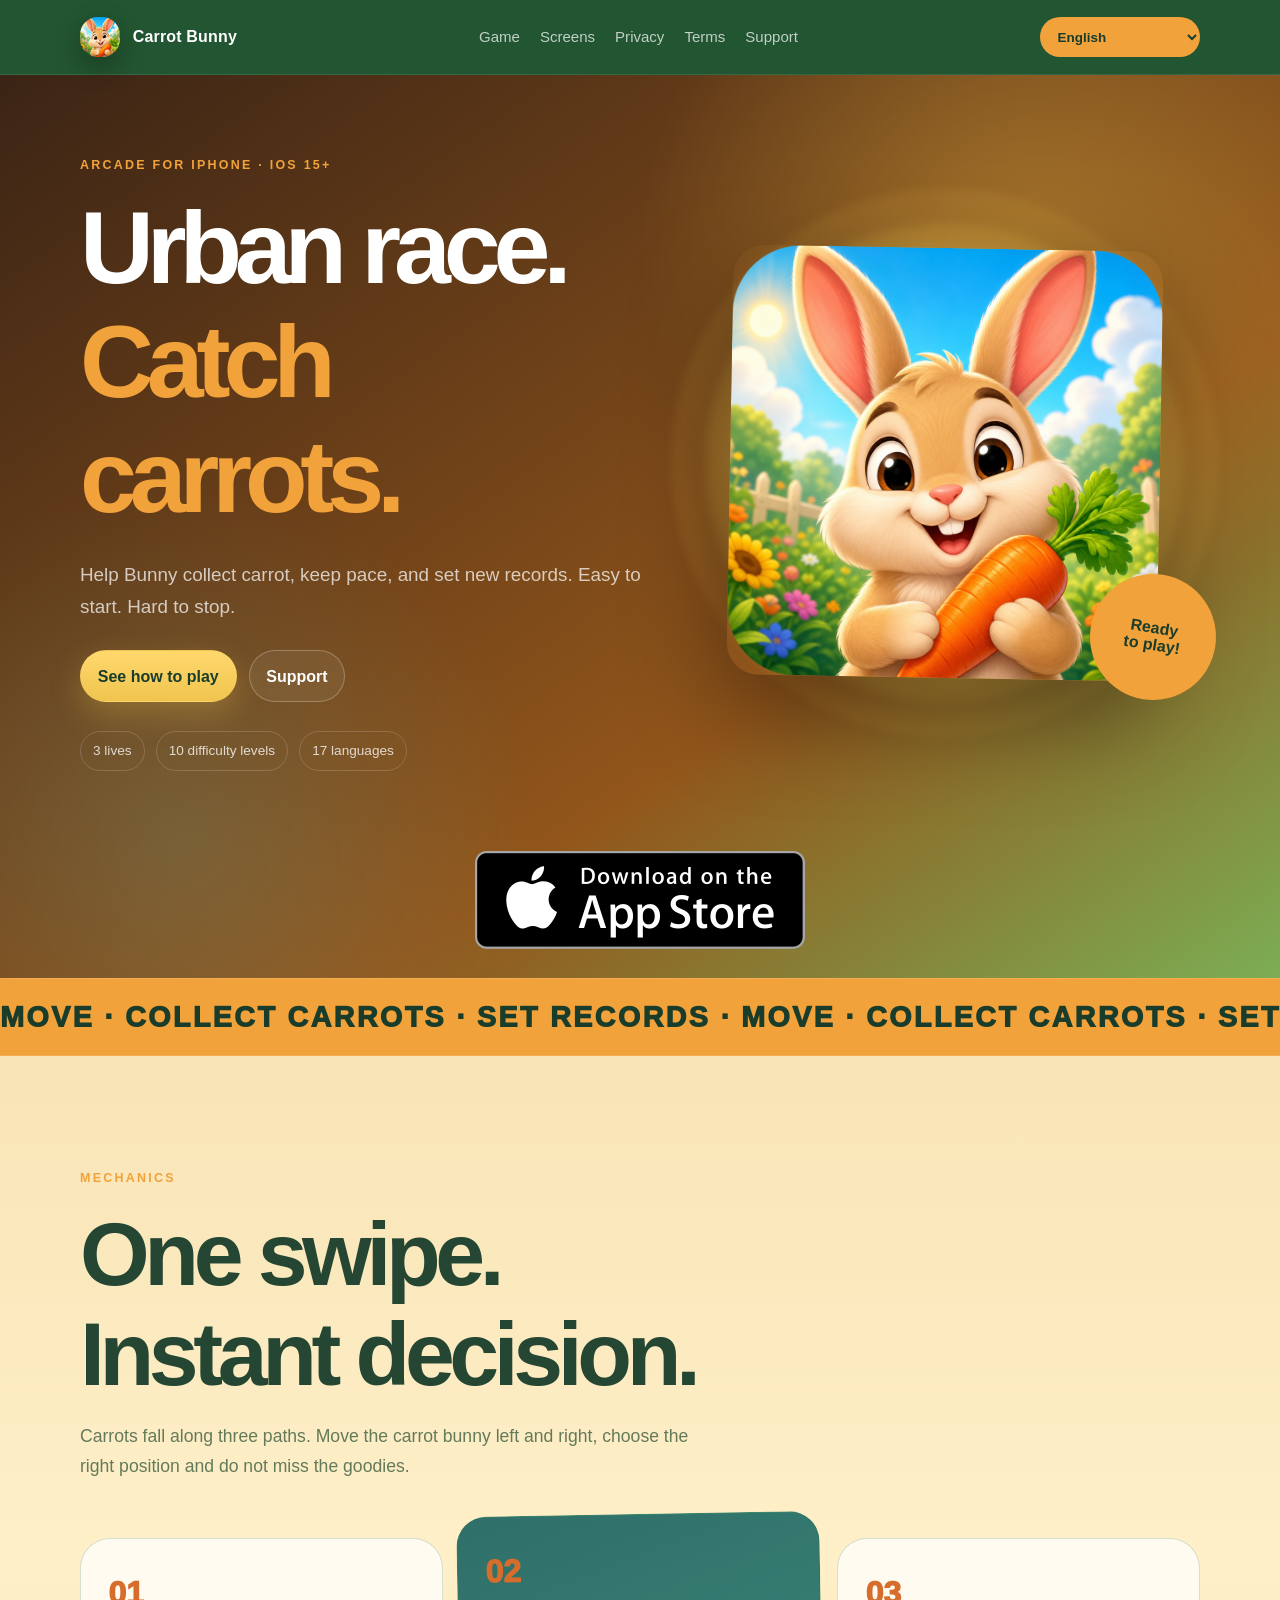
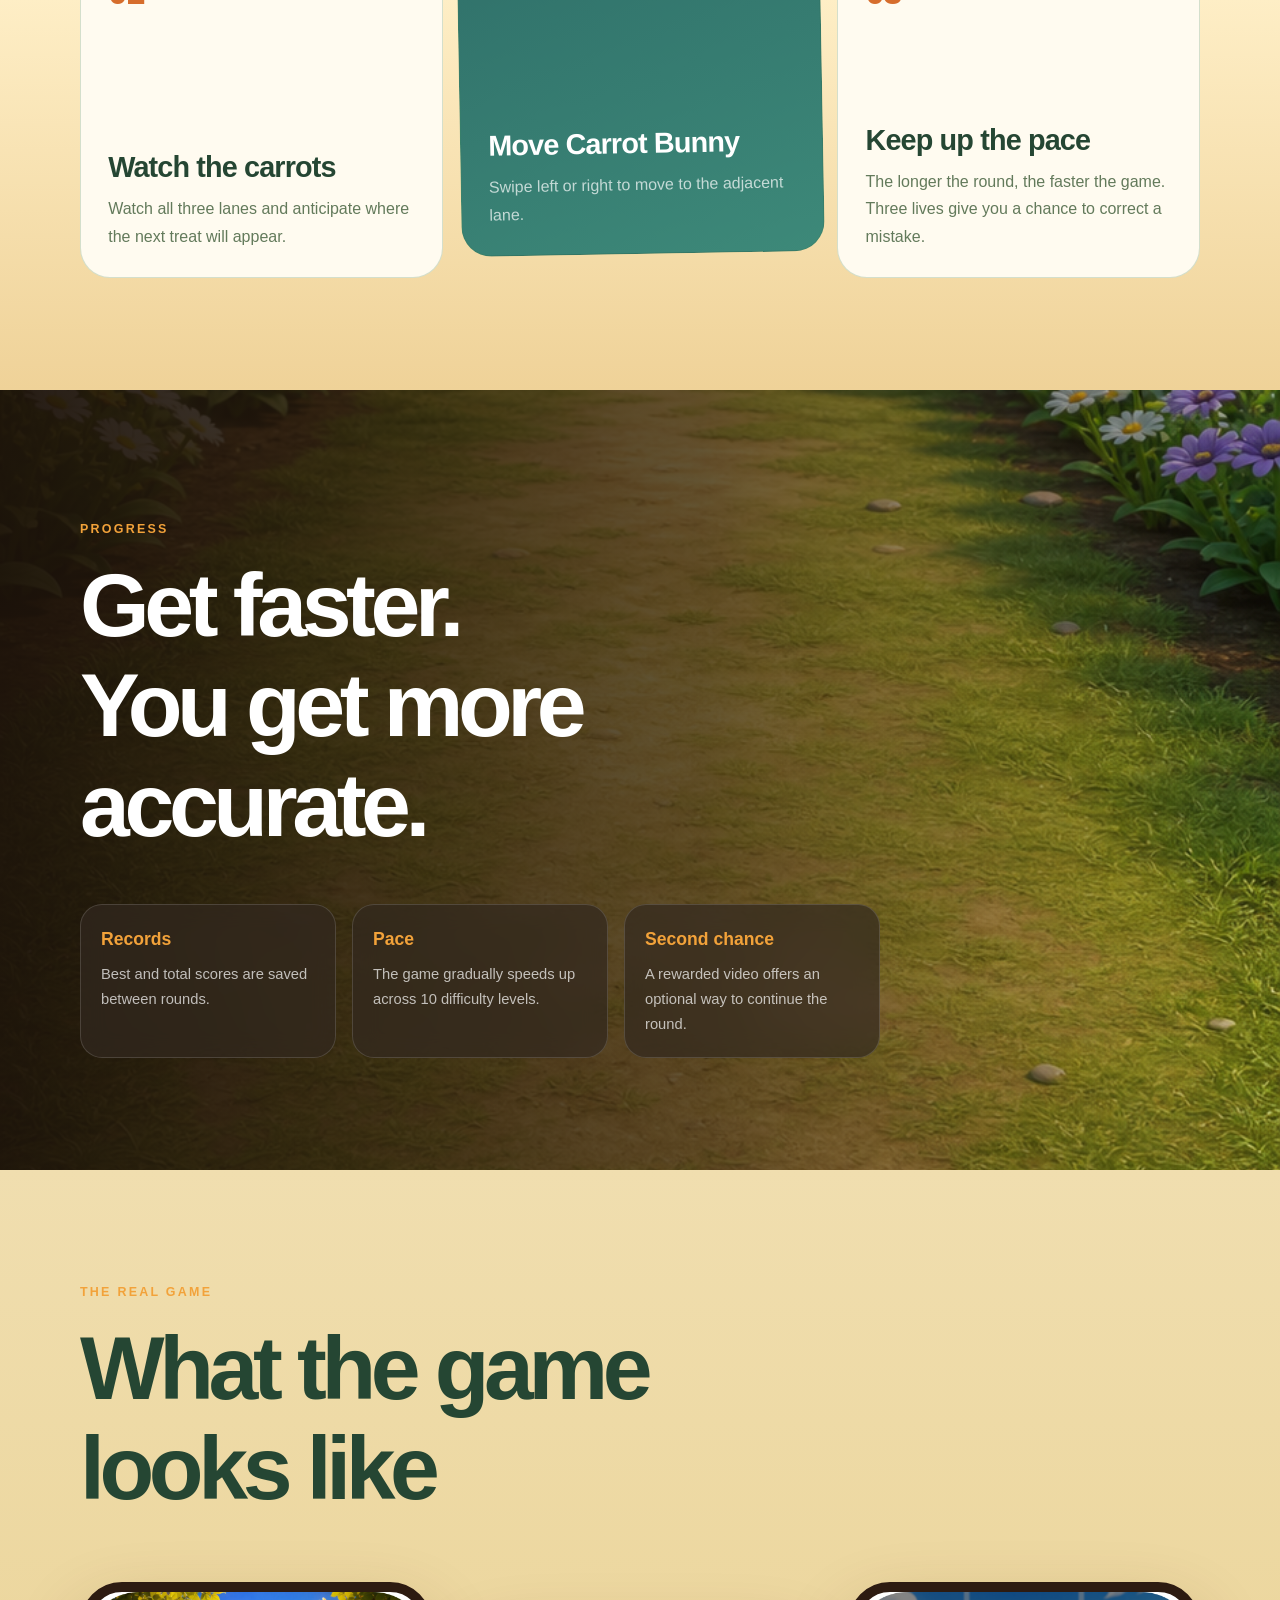
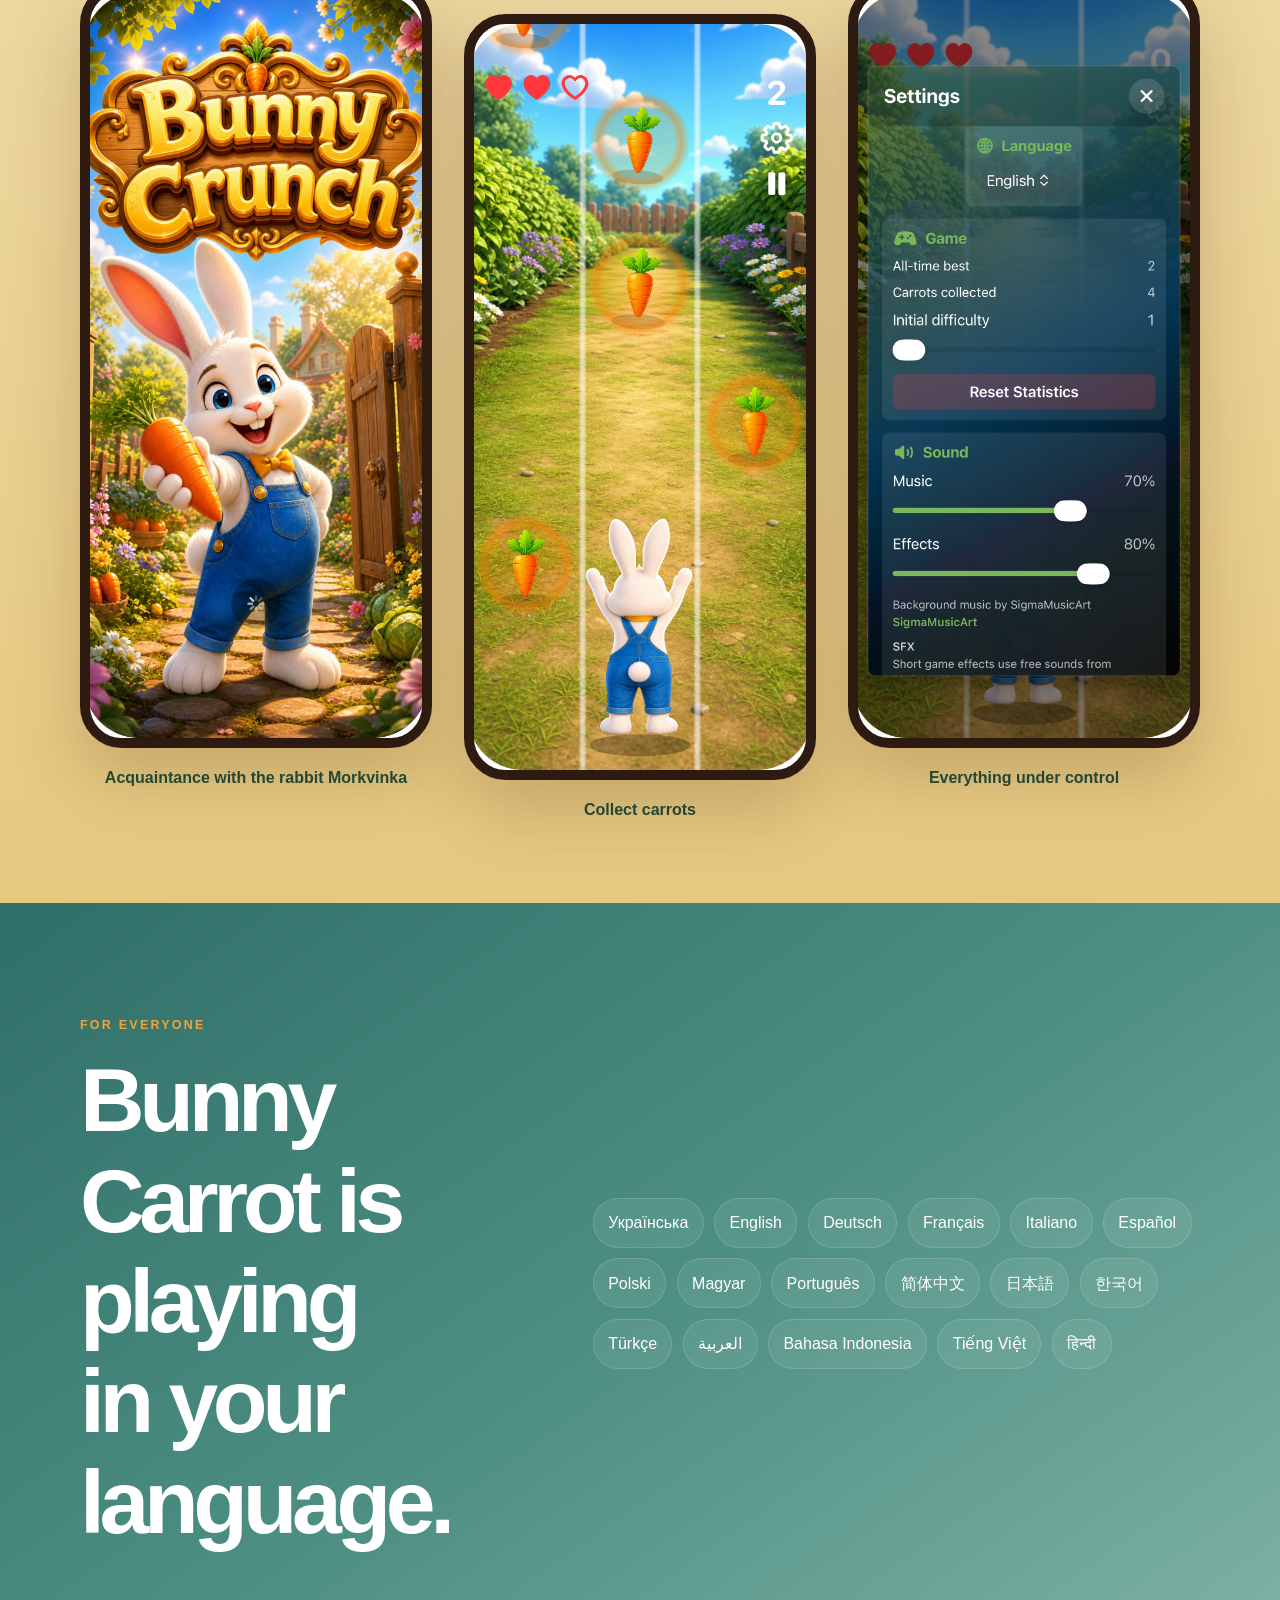
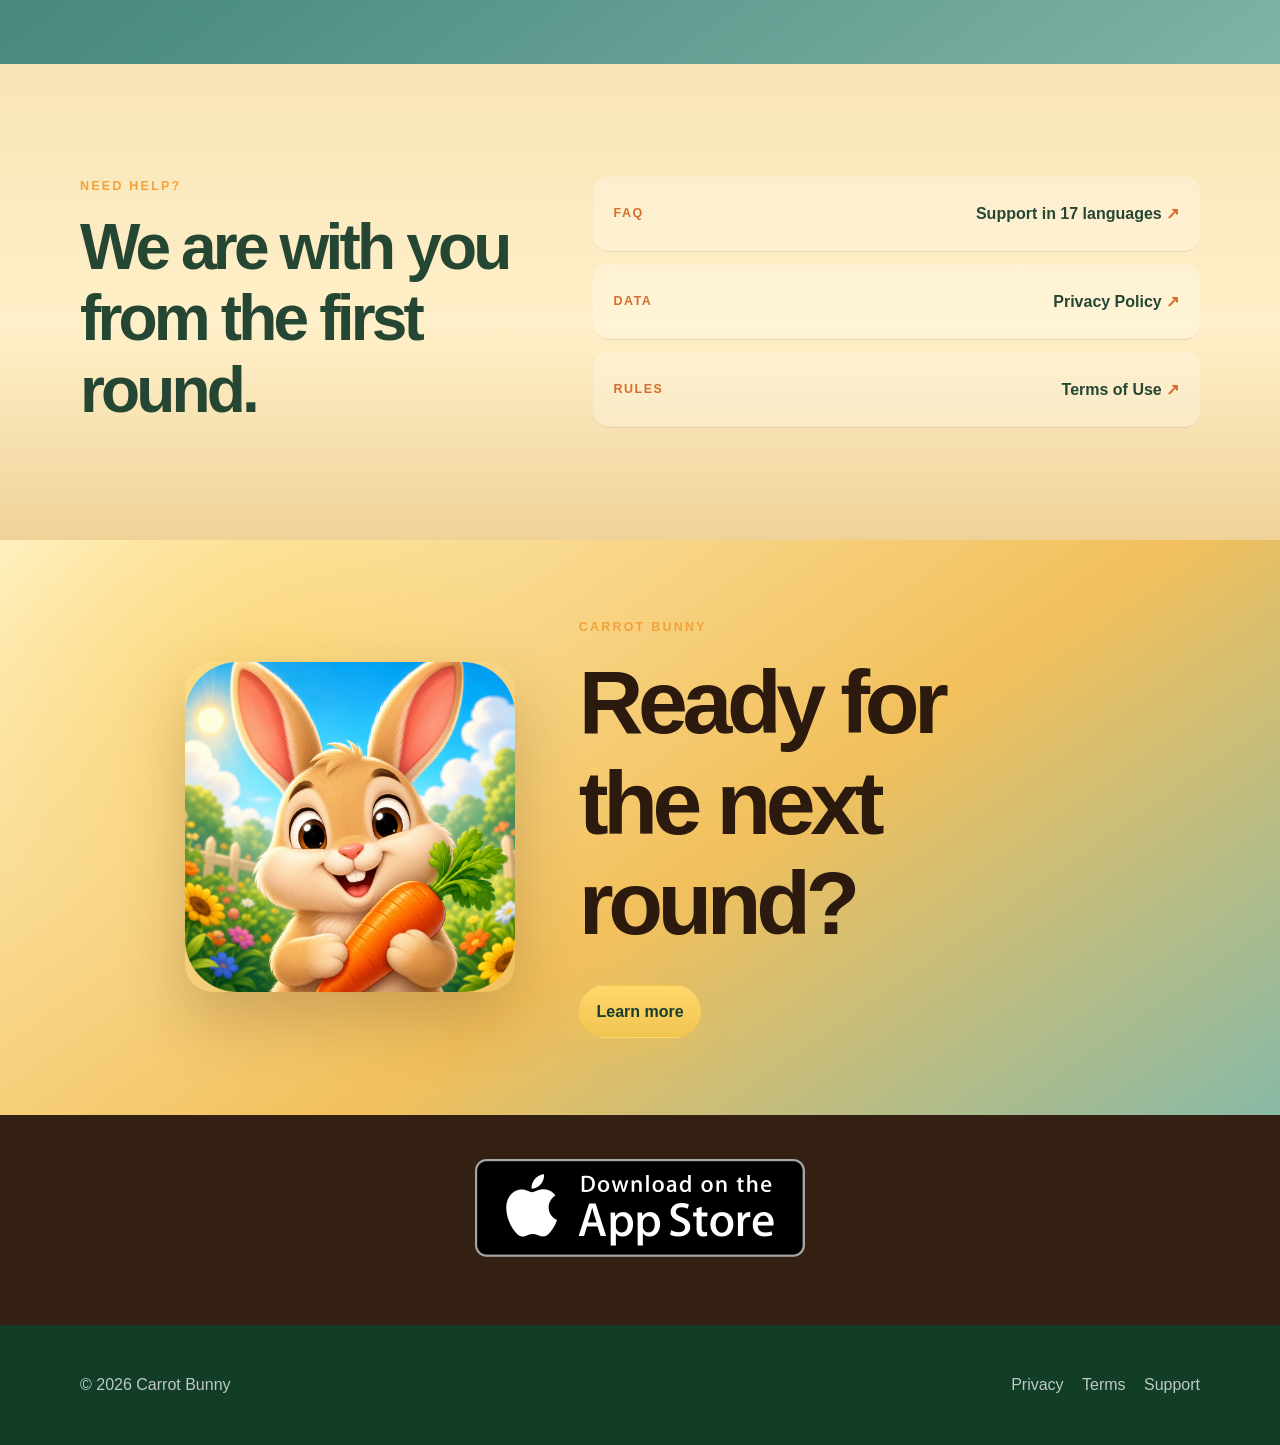
<file: index.html>
<!doctype html>
<html lang="uk">
<head>
  <meta charset="utf-8">
  <meta name="viewport" content="width=device-width, initial-scale=1">
  <meta name="theme-color" content="#071621">
  <meta name="description" content="Зайчик Морквинка — аркадна гра для iPhone, де він мчить городом і підбирає морквинки на трьох доріжках.">
  <meta property="og:title" content="Зайчик Морквинка — мобільна аркада">
  <meta property="og:description" content="Три доріжки. Соковиті морквинки. Швидкий Зайчик Морквинка.">
  <meta property="og:image" content="images/bunnyCrunchIcon.png">
  <title>Зайчик Морквинка — мобільна аркада</title>
  <link rel="icon" type="image/png" href="images/bunnyCrunchIcon.png">
  <link rel="apple-touch-icon" href="images/bunnyCrunchIcon.png">
  <link rel="stylesheet" href="site.css?v=20260728-7">
</head>
<body class="home">
  <a class="skip-link" href="#main">Перейти до вмісту</a>
  <header class="topbar">
    <div class="shell topbar-inner">
      <a class="brand" href="index.html"><img class="brand-logo" src="images/bunnyCrunchIcon.png" alt=""><span>Зайчик Морквинка</span></a>
      <nav class="nav" aria-label="Навігація сайту">
        <a class="nav-link" href="#game">Гра</a>
        <a class="nav-link" href="#screens">Екрани</a>
        <a class="nav-link" href="privacy.html">Конфіденційність</a>
        <a class="nav-link" href="terms.html">Умови</a>
        <a class="nav-link" href="support.html">Підтримка</a>
      </nav>
      <div class="language-control site-language-control" data-language-control>
        <label for="language-select">Мова сайту</label>
        <select id="language-select" data-language-select aria-label="Мова сайту"></select>
      </div>
    </div>
  </header>

  <main id="main">
    <section class="game-hero">
      <div class="shell game-hero-grid">
        <div class="hero-copy">
          <p class="game-kicker">Аркада для iPhone · iOS 15+</p>
          <h1>Городня гонка.<br><em>Лови морквинки.</em></h1>
          <p class="hero-summary">Проведіть Зайчика Морквинку крізь городню гонку, збирайте морквинки й женіться за новими рекордами в яскравому швидкому раунді.</p>
          <div class="hero-actions">
            <a class="button primary" href="#game">Дивитися, як грати</a>
            <a class="button ghost" href="support.html">Підтримка</a>
          </div>
          <div class="hero-facts"><span>3 життя</span><span>10 рівнів складності</span><span>17 мов</span></div>
        </div>
        <div class="hero-character">
          <div class="sun-disc"></div>
          <img src="images/bunnyCrunchIcon.png" alt="Мультяшний зайчик Морквинка тримає моркву">
          <span class="hero-sticker">Готовий<br>до гри!</span>
        </div>
      </div>
      <section class="app-store-band app-store-band-top" aria-label="App Store">
        <div class="shell app-store-band-inner">
          <a class="app-store-badge-link" href="https://apps.apple.com/" target="_blank" rel="noreferrer" aria-label="Download on the App Store">
            <img class="app-store-badge" src="images/appStoreBadge.png" alt="Download on the App Store">
          </a>
        </div>
      </section>
      <div class="marquee" aria-hidden="true"><div>РУХАЙСЯ · ЗБИРАЙ МОРКВУ · СТАВ РЕКОРДИ · РУХАЙСЯ · ЗБИРАЙ МОРКВУ · СТАВ РЕКОРДИ ·</div></div>
    </section>

    <section class="game-section" id="game">
      <div class="shell">
        <div class="section-heading">
          <p class="game-kicker">Механіка</p>
          <h2>Один свайп.<br>Миттєве рішення.</h2>
          <p>Морквинки падають трьома доріжками. Переміщуйте зайчика Морквинку ліворуч і праворуч, обирайте правильну позицію та не пропускайте смаколики.</p>
        </div>
        <div class="mechanic-grid">
          <article class="mechanic-card"><span>01</span><h3>Стежте за морквинками</h3><p>Тримайте в полі зору всі три доріжки й визначайте, де з’явиться наступний смаколик.</p></article>
          <article class="mechanic-card featured"><span>02</span><h3>Рухайте зайчика Морквинку</h3><p>Проведіть пальцем ліворуч або праворуч, щоб перейти на сусідню доріжку.</p></article>
          <article class="mechanic-card"><span>03</span><h3>Тримайте темп</h3><p>Що довше триває раунд, то швидша гра. Три життя дають шанс виправити помилку.</p></article>
        </div>
      </div>
    </section>

    <section class="battle-section">
      <div class="battle-backdrop" role="img" aria-label="Затишна ігрова кімната з ліжком і розкиданими іграшками"></div>
      <div class="shell battle-copy">
        <p class="game-kicker">Прогрес</p>
        <h2>Стає швидше.<br>Ви стаєте точнішими.</h2>
        <div class="battle-points">
          <div><strong>Рекорди</strong><span>Найкращий і загальний рахунок зберігаються між раундами.</span></div>
          <div><strong>Темп</strong><span>Гра поступово прискорюється протягом 10 рівнів складності.</span></div>
          <div><strong>Другий шанс</strong><span>Винагороджуване відео дозволяє добровільно продовжити раунд.</span></div>
        </div>
      </div>
    </section>

    <section class="game-section screens-section" id="screens">
      <div class="shell">
        <div class="section-heading wide">
          <div><p class="game-kicker">Справжня гра</p><h2>Як виглядає гра</h2></div>
          <p>Зайчик Морквинка, соковиті морквинки, три доріжки та зручні налаштування — саме так гра виглядає на iPhone.</p>
        </div>
        <div class="phone-gallery" aria-label="Скриншоти Зайчик Морквинка">
          <figure class="phone phone-tall"><div class="phone-screen"><img src="images/screenshotSplash.png?v=20260727-4" alt="Заставка Зайчик Морквинка із зайчиком Морквинкою" loading="lazy"></div><figcaption>Знайомство із зайчиком Морквинкою</figcaption></figure>
          <figure class="phone phone-center"><div class="phone-screen"><img src="images/screenshotGameplay.png?v=20260727-4" alt="Ігровий раунд із морквинками на трьох доріжках" loading="lazy"></div><figcaption>Збирайте морквинки</figcaption></figure>
          <figure class="phone phone-tall"><div class="phone-screen"><img src="images/screenshotSettings.png?v=20260727-4" alt="" loading="lazy"></div><figcaption>Усе під контролем</figcaption></figure>
        </div>
      </div>
    </section>

    <section class="languages-band">
      <div class="shell languages-grid">
        <div><p class="game-kicker">Для всіх</p><h2>Зайчик Морквинка грає<br>вашою мовою.</h2></div>
        <div class="language-cloud" aria-label="Підтримувані мови">
          <span>Українська</span><span>English</span><span>Deutsch</span><span>Français</span><span>Italiano</span><span>Español</span><span>Polski</span><span>Magyar</span><span>Português</span><span>简体中文</span><span>日本語</span><span>한국어</span><span>Türkçe</span><span>العربية</span><span>Bahasa Indonesia</span><span>Tiếng Việt</span><span>हिन्दी</span>
        </div>
      </div>
    </section>

    <section class="game-section support-strip">
      <div class="shell support-strip-grid">
        <div><p class="game-kicker">Потрібна допомога?</p><h2>Ми поруч із першого раунду.</h2></div>
        <div class="support-links">
          <a href="support.html"><span>FAQ</span><strong>Підтримка 17 мовами</strong></a>
          <a href="privacy.html"><span>Дані</span><strong>Політика конфіденційності</strong></a>
          <a href="terms.html"><span>Правила</span><strong>Умови використання</strong></a>
        </div>
      </div>
    </section>

    <section class="final-game-cta">
      <img src="images/bunnyCrunchIcon.png" alt="" aria-hidden="true">
      <div><p class="game-kicker">Зайчик Морквинка</p><h2>Готові до<br>наступного раунду?</h2><a class="button primary" href="support.html">Дізнатися більше</a></div>
    </section>

    <section class="app-store-band app-store-band-bottom" aria-label="App Store">
      <div class="shell app-store-band-inner">
        <a class="app-store-badge-link" href="https://apps.apple.com/" target="_blank" rel="noreferrer" aria-label="Download on the App Store">
          <img class="app-store-badge" src="images/appStoreBadge.png" alt="Download on the App Store">
        </a>
      </div>
    </section>
  </main>

  <footer class="footer"><div class="shell footer-inner"><span>© 2026 <span>Зайчик Морквинка</span></span><div class="footer-links"><a href="privacy.html">Конфіденційність</a><a href="terms.html">Умови</a><a href="support.html">Підтримка</a></div></div></footer>
  <script src="pageTranslationsV3.js?v=20260728-4" defer></script>
  <script src="siteI18n.js?v=20260728-1" defer></script>
  <script src="arcadeCompliance.js?v=20260728-1" defer></script>
</body>
</html>
</file>
<file: site.css>
:root {
  --ink: #193C2B;
  --navy: #3C7A4A;
  --blue: #79B85B;
  --blue-light: #B8E094;
  --paper: #FFF0C9;
  --paper-2: #FFFBF0;
  --text: #254633;
  --muted: #637A5B;
  --line: rgba(60, 122, 74, .22);
  --yellow: #F2A23A;
  --orange: #D66D2C;
  --teal: #9DCC6E;
  --sand: #C88638;
  --white: #FFFFFF;
  --shadow: rgba(25, 60, 43, .18);
  --max: 1120px;
  --reading: 790px;
}

* {
  box-sizing: border-box;
}

html {
  scroll-behavior: smooth;
}

body {
  margin: 0;
  color: var(--text);
  background:
    radial-gradient(circle at 14% 14%, rgba(242, 162, 58, .28), transparent 21rem),
    radial-gradient(circle at 86% 20%, rgba(121, 184, 91, .22), transparent 26rem),
    radial-gradient(circle at 50% 92%, rgba(60, 122, 74, .16), transparent 30rem),
    linear-gradient(180deg, #FFF9E8 0%, var(--paper) 54%, #CBE7A7 100%);
  font-family: "Avenir Next", "Trebuchet MS", "Segoe UI", sans-serif;
  line-height: 1.7;
  text-rendering: optimizeLegibility;
  -webkit-font-smoothing: antialiased;
}

a {
  color: inherit;
  text-decoration: none;
}

a:not(.brand):not(.nav-link):not(.button):not(.page-card) {
  text-decoration-color: rgba(116, 77, 37, 0.42);
  text-underline-offset: 0.18em;
}

.shell {
  width: min(var(--max), calc(100% - 32px));
  margin-inline: auto;
}

.skip-link {
  position: fixed;
  top: 12px;
  left: 12px;
  z-index: 100;
  padding: 0.65rem 0.9rem;
  border-radius: 999px;
  color: var(--white);
  background: var(--ink);
  transform: translateY(-180%);
}

.skip-link:focus {
  transform: none;
}

.topbar {
  position: sticky;
  top: 0;
  z-index: 50;
  border-bottom: 1px solid rgba(255, 255, 255, 0.1);
  color: var(--white);
  background: rgba(39, 23, 13, 0.92);
  backdrop-filter: blur(22px) saturate(140%);
}

.topbar-inner {
  min-height: 74px;
  display: flex;
  align-items: center;
  justify-content: space-between;
  gap: 1.5rem;
}

.brand {
  display: inline-flex;
  align-items: center;
  gap: 0.8rem;
  font-weight: 800;
  letter-spacing: 0.01em;
}

.brand-logo {
  width: 2.5rem;
  height: 2.5rem;
  display: block;
  object-fit: cover;
  border-radius: 18px;
  box-shadow: 0 10px 26px rgba(0, 0, 0, 0.28);
}

.nav {
  display: flex;
  align-items: center;
  gap: 1.25rem;
}

.nav-link {
  color: rgba(255, 255, 255, 0.72);
  font-size: 0.94rem;
  transition: color 160ms ease;
}

.nav-link:hover,
.nav-link[aria-current="page"] {
  color: var(--yellow);
}

.nav-link.button {
  padding: 0.62rem 0.92rem;
  color: var(--ink);
  background: var(--yellow);
  border-radius: 999px;
  font-weight: 800;
}

.legal-hero {
  position: relative;
  overflow: hidden;
  color: var(--white);
  background:
    radial-gradient(circle at 82% 15%, rgba(243, 198, 77, 0.3), transparent 20rem),
    radial-gradient(circle at 12% 88%, rgba(103, 184, 172, 0.24), transparent 24rem),
    linear-gradient(145deg, #6d3e1a, #8d5620 58%, var(--blue));
}

.legal-hero::after {
  content: "";
  position: absolute;
  right: 7%;
  bottom: -5.5rem;
  width: 17rem;
  height: 17rem;
  border: 2.8rem dotted rgba(255, 255, 255, 0.08);
  border-radius: 50%;
  transform: rotate(17deg);
}

.legal-hero-inner {
  position: relative;
  z-index: 1;
  min-height: 400px;
  display: grid;
  align-content: center;
  padding-block: 5.5rem;
}

.legal-hero-inner > * {
  min-width: 0;
}

.legal-hero h1 {
  overflow-wrap: normal;
  word-break: normal;
  hyphens: none;
}

.language-control {
  width: 364px;
  max-width: 100%;
  display: grid;
  grid-template-columns: auto minmax(180px, 1fr);
  align-items: center;
  gap: 0.75rem;
  margin-bottom: 1.5rem;
  padding: 0.45rem 0.5rem 0.45rem 0.85rem;
  border: 1px solid rgba(255, 255, 255, 0.06);
  border-radius: 999px;
  color: rgba(255, 255, 255, 0.75);
  background: rgba(255, 255, 255, 0.07);
  font-size: 0.84rem;
  font-weight: 700;
}

.language-control select {
  width: 100%;
  min-width: 0;
  min-height: 38px;
  padding: 0 2.2rem 0 0.85rem;
  border: 0;
  border-radius: 999px;
  color: var(--ink);
  background: var(--yellow);
  font: inherit;
  font-weight: 800;
  cursor: pointer;
}

[dir="rtl"] .language-control select {
  padding: 0 0.85rem 0 2.2rem;
}

.topbar .language-control {
  flex: 0 0 auto;
  width: auto;
  max-width: none;
  grid-template-columns: 1fr;
  gap: 0;
  margin: 0;
  padding: 0;
  border: 0;
  background: transparent;
}

.topbar .language-control label {
  position: absolute;
  width: 1px;
  height: 1px;
  overflow: hidden;
  clip: rect(0 0 0 0);
  white-space: nowrap;
}

.topbar .language-control select {
  width: 160px;
  min-height: 40px;
  max-width: 180px;
}

.kicker {
  margin: 0 0 0.8rem;
  color: var(--yellow);
  font-size: 0.78rem;
  font-weight: 800;
  letter-spacing: 0.16em;
  text-transform: uppercase;
}

h1,
h2,
h3 {
  line-height: 1.12;
  letter-spacing: -0.03em;
}

h1 {
  max-width: 820px;
  margin: 0;
  font-size: clamp(2.9rem, 7vw, 6.4rem);
}

.legal-hero .lead {
  max-width: 700px;
  margin: 1.25rem 0 0;
  color: rgba(255, 255, 255, 0.74);
  font-size: clamp(1.05rem, 2vw, 1.3rem);
}

.hero-actions {
  display: flex;
  flex-wrap: wrap;
  gap: 0.75rem;
  margin-top: 1.7rem;
}

.button {
  display: inline-flex;
  align-items: center;
  justify-content: center;
  min-height: 48px;
  padding: 0.72rem 1.05rem;
  border: 1px solid transparent;
  border-radius: 999px;
  font-weight: 800;
}

.button.primary {
  color: var(--ink);
  background: linear-gradient(180deg, #ffd86c, #f0c44f);
  box-shadow: 0 12px 30px rgba(243, 198, 77, 0.26);
}

.button.ghost {
  color: var(--white);
  border-color: rgba(255, 255, 255, 0.25);
  background: rgba(255, 255, 255, 0.06);
}

.app-store-band {
  width: 100%;
}

.app-store-band-top {
  padding: 2rem 0 1.85rem;
}

.app-store-band-bottom {
  padding: 2.75rem 0 4.25rem;
}

.app-store-band-inner {
  display: flex;
  justify-content: center;
}

.app-store-badge-link {
  display: inline-block;
}

.app-store-badge {
  display: block;
  width: min(330px, 82vw);
  height: auto;
}

.content-wrap {
  display: grid;
  grid-template-columns: minmax(0, var(--reading)) 220px;
  gap: 4rem;
  align-items: start;
  padding-block: 5rem;
}

.document h2,
.support-section h2 {
  margin: 3.4rem 0 1rem;
  font-size: clamp(1.75rem, 4vw, 2.55rem);
}

.document h2:first-child {
  margin-top: 0;
}

.document h3 {
  margin: 2.2rem 0 0.7rem;
  font-size: 1.2rem;
}

.document p,
.document li {
  color: #675b50;
}

.document a,
.faq a {
  text-decoration: underline;
  text-decoration-thickness: 1px;
}

.document ul {
  padding-left: 1.25rem;
}

.document li + li {
  margin-top: 0.5rem;
}

.summary {
  padding: 1.4rem;
  border: 1px solid rgba(198, 113, 73, 0.26);
  border-radius: 22px;
  background: rgba(243, 198, 77, 0.18);
}

.summary strong {
  display: block;
  margin-bottom: 0.35rem;
  color: var(--text);
}

.toc {
  position: sticky;
  top: 104px;
  padding: 1.25rem;
  border: 1px solid var(--line);
  border-radius: 20px;
  background: rgba(255, 249, 229, 0.9);
}

.toc strong {
  display: block;
  margin-bottom: 0.65rem;
}

.toc a {
  display: block;
  padding: 0.32rem 0;
  color: var(--muted);
  font-size: 0.9rem;
}

.toc a:hover {
  color: var(--text);
}

.support-main {
  padding-block: 5rem;
}

.support-intro {
  display: grid;
  grid-template-columns: repeat(3, 1fr);
  gap: 1rem;
}

.stat-card {
  min-height: 232px;
  padding: 1.4rem;
  border: 1px solid var(--line);
  border-radius: 24px;
  background: rgba(255, 255, 255, 0.58);
}

.stat-card span {
  display: block;
  margin-bottom: 1rem;
  color: var(--orange);
  font-size: 1.75rem;
  font-weight: 900;
}

.stat-card strong {
  display: block;
  font-size: 1.1rem;
}

.stat-card p {
  margin: 0.35rem 0 0;
  color: var(--muted);
}

.support-section {
  max-width: 900px;
  margin-inline: auto;
}

.faq {
  display: grid;
  gap: 0.7rem;
}

.faq details {
  border: 1px solid var(--line);
  border-radius: 18px;
  background: rgba(255, 255, 255, 0.56);
  overflow: hidden;
}

.faq details[open] {
  background: var(--white);
  box-shadow: 0 14px 36px rgba(95, 50, 13, 0.09);
}

.faq summary {
  position: relative;
  padding: 1.05rem 3.2rem 1.05rem 1.15rem;
  cursor: pointer;
  list-style: none;
  font-weight: 800;
}

.faq summary::-webkit-details-marker {
  display: none;
}

.faq summary::after {
  content: "+";
  position: absolute;
  top: 50%;
  right: 1.15rem;
  width: 1.65rem;
  height: 1.65rem;
  display: grid;
  place-items: center;
  border-radius: 50%;
  color: var(--ink);
  background: var(--yellow);
  transform: translateY(-50%);
}

.faq details[open] summary::after {
  content: "−";
}

.faq-answer {
  padding: 0 1.15rem 1.15rem;
  color: #675b50;
}

.faq-answer p {
  margin: 0;
}

.link-grid {
  display: grid;
  grid-template-columns: repeat(2, 1fr);
  gap: 1rem;
  margin-top: 4rem;
}

.page-card {
  position: relative;
  min-height: 170px;
  padding: 1.35rem;
  border-radius: 24px;
  color: var(--white);
  background: linear-gradient(145deg, #6c3c19, #2f6f69);
  box-shadow: var(--shadow);
}

.page-card span {
  color: var(--yellow);
  font-size: 0.78rem;
  font-weight: 800;
  letter-spacing: 0.12em;
  text-transform: uppercase;
}

.page-card strong {
  display: block;
  margin-top: 1.7rem;
  font-size: 1.35rem;
}

.page-card::after {
  content: "↗";
  position: absolute;
  right: 1.25rem;
  bottom: 1.15rem;
  color: var(--teal);
  font-size: 1.5rem;
}

.updated {
  margin-top: 3rem;
  color: var(--muted);
  font-size: 0.9rem;
}

.footer {
  color: rgba(255, 255, 255, 0.72);
  background: #20120c;
}

.footer-inner {
  min-height: 120px;
  display: flex;
  align-items: center;
  justify-content: space-between;
  gap: 1.5rem;
}

.footer-links {
  display: flex;
  flex-wrap: wrap;
  justify-content: flex-end;
  gap: 1.15rem;
}

.footer a:hover {
  color: var(--yellow);
}

@media (max-width: 920px) {
  .topbar-inner {
    position: relative;
    min-height: 0;
    display: grid;
    grid-template-columns: minmax(0, 1fr) auto;
    align-items: center;
    gap: 0.65rem 0.85rem;
    padding-block: 0.75rem 0.6rem;
  }

  .topbar .language-control {
    grid-column: 2;
    grid-row: 1;
    width: auto;
  }

  .topbar .language-control select {
    width: 138px;
    max-width: 34vw;
  }

  .nav {
    grid-column: 1 / -1;
    grid-row: 2;
    width: 100%;
    gap: 0.85rem;
    overflow-x: auto;
    padding-bottom: 0.15rem;
  }

  .nav-link {
    white-space: nowrap;
  }

  .nav-link.button {
    display: none;
  }
}

@media (max-width: 820px) {
  .legal-hero-inner {
    min-height: 350px;
    padding-block: 4rem;
  }

  .content-wrap {
    grid-template-columns: 1fr;
    gap: 2rem;
  }

  .toc {
    position: static;
    grid-row: 1;
  }

  .support-intro {
    grid-template-columns: 1fr;
  }
}

@media (max-width: 600px) {
  h1 {
    font-size: 3rem;
  }

  .link-grid {
    grid-template-columns: 1fr;
  }

  .footer-inner {
    align-items: flex-start;
    flex-direction: column;
    padding-block: 2rem;
  }

  .footer-links {
    justify-content: flex-start;
  }
}

@media (prefers-reduced-motion: reduce) {
  html {
    scroll-behavior: auto;
  }
}

/* Home page */
.home {
  color: var(--white);
  background:
    radial-gradient(circle at 16% 10%, rgba(243, 198, 77, 0.18), transparent 18rem),
    linear-gradient(180deg, #23160e 0%, #352113 100%);
}

.home .topbar {
  background: rgba(44, 26, 16, 0.9);
}

.game-hero {
  overflow: hidden;
  background:
    radial-gradient(circle at 80% 18%, rgba(243, 198, 77, 0.34), transparent 24rem),
    radial-gradient(circle at 14% 78%, rgba(103, 184, 172, 0.2), transparent 22rem),
    linear-gradient(145deg, #3b2415, #92561b 62%, var(--blue));
}

.game-hero-grid {
  min-height: 720px;
  display: grid;
  grid-template-columns: 1.05fr 0.95fr;
  align-items: center;
  gap: 3rem;
  padding-block: 5rem 3rem;
}

.game-kicker {
  margin: 0 0 0.9rem;
  color: var(--yellow);
  font-size: 0.78rem;
  font-weight: 900;
  letter-spacing: 0.18em;
  text-transform: uppercase;
}

.hero-copy h1 {
  margin: 0;
  font-size: clamp(4rem, 8vw, 7.5rem);
  letter-spacing: -0.07em;
}

.hero-copy h1 em {
  color: var(--yellow);
  font-style: normal;
}

.hero-summary {
  max-width: 650px;
  margin: 1.5rem 0 0;
  color: rgba(255, 255, 255, 0.72);
  font-size: 1.18rem;
}

.hero-facts {
  display: flex;
  flex-wrap: wrap;
  gap: 0.7rem;
  margin-top: 1.8rem;
}

.hero-facts span {
  padding: 0.45rem 0.75rem;
  border: 1px solid rgba(255, 255, 255, 0.16);
  border-radius: 999px;
  color: rgba(255, 255, 255, 0.78);
  font-size: 0.85rem;
}

.hero-character {
  position: relative;
  min-height: 570px;
  display: grid;
  place-items: center;
}

.hero-character img {
  position: relative;
  z-index: 2;
  width: min(100%, 430px);
  aspect-ratio: 1;
  object-fit: cover;
  border-radius: 32px;
  border: 0;
  box-shadow: 0 36px 100px rgba(0, 0, 0, 0.42);
  display: block;
  transform: rotate(1deg);
}

.sun-disc {
  position: absolute;
  width: 480px;
  height: 480px;
  border-radius: 50%;
  background: radial-gradient(circle, rgba(255, 246, 214, 0.96) 0%, rgba(243, 198, 77, 0.92) 44%, rgba(243, 198, 77, 0.18) 72%, transparent 74%);
  filter: blur(4px);
  box-shadow: 0 0 0 34px rgba(243, 198, 77, 0.1);
}

.hero-sticker {
  position: absolute;
  z-index: 3;
  right: -1rem;
  bottom: 3rem;
  width: 126px;
  height: 126px;
  display: grid;
  place-items: center;
  border-radius: 50%;
  color: var(--ink);
  background: var(--yellow);
  font-weight: 900;
  line-height: 1.05;
  text-align: center;
  transform: rotate(9deg);
}

.marquee {
  overflow: hidden;
  border-block: 1px solid rgba(255, 255, 255, 0.12);
  color: var(--ink);
  background: var(--yellow);
  font-size: clamp(1rem, 2.5vw, 1.8rem);
  font-weight: 950;
  letter-spacing: 0.08em;
  white-space: nowrap;
}

.marquee div {
  width: max-content;
  padding-block: 0.85rem;
  animation: ticker 22s linear infinite;
}

@keyframes ticker {
  to { transform: translateX(-50%); }
}

.game-section {
  padding-block: 7rem;
  color: var(--text);
  background: linear-gradient(180deg, #f8e4b6, var(--paper) 55%, #efd298);
}

.section-heading {
  max-width: 760px;
}

.section-heading h2,
.battle-copy h2,
.languages-grid h2,
.support-strip h2,
.final-game-cta h2 {
  margin: 0;
  font-size: clamp(3rem, 7vw, 6.4rem);
  letter-spacing: -0.06em;
}

.section-heading > p:last-child {
  max-width: 620px;
  color: var(--muted);
  font-size: 1.1rem;
}

.section-heading.wide {
  max-width: none;
  display: grid;
  grid-template-columns: 1.25fr 0.75fr;
  align-items: end;
  gap: 3rem;
}

.mechanic-grid {
  display: grid;
  grid-template-columns: repeat(3, 1fr);
  gap: 1rem;
  margin-top: 3.5rem;
}

.mechanic-card {
  min-height: 340px;
  display: flex;
  flex-direction: column;
  padding: 1.7rem;
  border: 1px solid var(--line);
  border-radius: 30px;
  background: var(--paper-2);
}

.mechanic-card.featured {
  color: var(--white);
  background: linear-gradient(160deg, #2f6f69, #3d8979);
  transform: translateY(-1.5rem) rotate(-1deg);
}

.mechanic-card > span {
  color: var(--orange);
  font-size: 2rem;
  font-weight: 950;
}

.mechanic-card h3 {
  margin: auto 0 0.75rem;
  font-size: 1.8rem;
}

.mechanic-card p {
  margin: 0;
  color: var(--muted);
}

.mechanic-card.featured p {
  color: rgba(255, 255, 255, 0.7);
}

.battle-section {
  position: relative;
  min-height: 780px;
  display: grid;
  align-items: end;
  overflow: hidden;
  background: var(--ink);
}

.battle-backdrop {
  position: absolute;
  inset: 0;
  background:
    linear-gradient(90deg, rgba(28, 18, 10, 0.96), rgba(40, 28, 14, 0.72) 55%, rgba(40, 28, 14, 0.18)),
    url("images/background.png") center 56% / cover;
}

.battle-copy {
  position: relative;
  z-index: 2;
  padding-block: 7rem;
}

.battle-copy h2 {
  max-width: 850px;
}

.battle-points {
  max-width: 800px;
  display: grid;
  grid-template-columns: repeat(3, 1fr);
  gap: 1rem;
  margin-top: 3rem;
}

.battle-points div {
  padding: 1.25rem;
  border: 1px solid rgba(255, 255, 255, 0.14);
  border-radius: 22px;
  background: rgba(51, 41, 32, 0.7);
  backdrop-filter: blur(12px);
}

.battle-points strong,
.battle-points span {
  display: block;
}

.battle-points strong {
  color: var(--yellow);
  font-size: 1.1rem;
}

.battle-points span {
  margin-top: 0.45rem;
  color: rgba(255, 255, 255, 0.7);
  font-size: 0.92rem;
}

.screens-section {
  overflow: hidden;
  background: linear-gradient(180deg, #f0deaf 0%, #e5c97f 100%);
}

.phone-gallery {
  display: grid;
  grid-template-columns: repeat(3, 1fr);
  align-items: center;
  gap: 2rem;
  margin-top: 4rem;
}

.phone {
  margin: 0;
  text-align: center;
}

.phone-screen {
  aspect-ratio: 1206 / 2622;
  overflow: hidden;
  border: 10px solid #2d1b11;
  border-radius: 42px;
  background: #fff;
  box-shadow: 0 30px 70px rgba(91, 51, 20, 0.24);
}

.phone-screen img {
  width: 100%;
  height: 100%;
  object-fit: cover;
}

.phone-screen.crop-top img {
  height: 116%;
  object-position: center bottom;
}

.phone-center {
  transform: translateY(2rem);
}

.phone figcaption {
  margin-top: 1rem;
  font-weight: 900;
}

.languages-band {
  padding-block: 7rem;
  background: linear-gradient(145deg, #2f6f69, #4e8f83 52%, #7fb3a6);
}

.languages-grid {
  display: grid;
  grid-template-columns: 0.85fr 1.15fr;
  gap: 4rem;
  align-items: center;
}

.language-cloud {
  display: flex;
  flex-wrap: wrap;
  gap: 0.65rem;
}

.language-cloud span {
  padding: 0.65rem 0.9rem;
  border: 1px solid rgba(255, 255, 255, 0.15);
  border-radius: 999px;
  background: rgba(255, 255, 255, 0.07);
}

.support-strip-grid {
  display: grid;
  grid-template-columns: 0.85fr 1.15fr;
  gap: 4rem;
}

.support-strip h2 {
  font-size: clamp(2.6rem, 5vw, 4.8rem);
}

.support-links {
  display: grid;
  gap: 0.75rem;
}

.support-links a {
  min-height: 76px;
  display: flex;
  align-items: center;
  justify-content: space-between;
  gap: 1rem;
  padding: 1.15rem 1.3rem;
  border-bottom: 1px solid rgba(132, 82, 28, 0.18);
  background: rgba(255, 255, 255, 0.25);
  border-radius: 16px;
}

.support-links span {
  color: var(--orange);
  font-size: 0.78rem;
  font-weight: 900;
  letter-spacing: 0.12em;
  text-transform: uppercase;
}

.support-links strong::after {
  content: " ↗";
  color: var(--orange);
}

.final-game-cta {
  min-height: 520px;
  display: grid;
  grid-template-columns: minmax(280px, 0.82fr) minmax(360px, 1.18fr);
  align-items: center;
  gap: clamp(2rem, 5vw, 5rem);
  padding: clamp(3rem, 6vw, 5rem) max(7vw, 1.5rem);
  overflow: hidden;
  color: #2b1a0d;
  background:
    radial-gradient(circle at 20% 28%, rgba(255, 210, 91, 0.48), transparent 18rem),
    linear-gradient(145deg, #fff0bd, #f2c05c 56%, #88b9a6);
}

.final-game-cta > img {
  width: min(100%, 330px);
  height: auto;
  aspect-ratio: 1;
  object-fit: cover;
  justify-self: end;
  border-radius: 28px;
  box-shadow: 0 28px 64px rgba(83, 45, 13, 0.24);
}

.final-game-cta > div {
  max-width: 560px;
  padding: 0;
}

.final-game-cta .button {
  margin-top: 2rem;
}

@media (max-width: 900px) {
  .game-hero-grid,
  .section-heading.wide,
  .languages-grid,
  .support-strip-grid {
    grid-template-columns: 1fr;
  }

  .game-hero-grid {
    padding-top: 4rem;
  }

  .mechanic-grid,
  .battle-points {
    grid-template-columns: 1fr;
  }

  .mechanic-card.featured {
    transform: none;
  }

  .phone-gallery {
    display: flex;
    width: auto;
    margin-inline: calc(50% - 50vw);
    padding: 1rem 5vw 4rem;
    overflow-x: auto;
    scroll-padding-inline: 5vw;
    scroll-snap-type: x mandatory;
    scrollbar-width: thin;
  }

  .phone {
    min-width: 260px;
    scroll-snap-align: center;
  }

  .phone-center {
    transform: none;
  }

  .final-game-cta {
    grid-template-columns: 1fr;
    justify-items: center;
    text-align: center;
  }

  .final-game-cta > img {
    width: min(70%, 280px);
    justify-self: center;
  }
}

@media (max-width: 600px) {
  .support-links a {
    min-height: 94px;
  }

  .game-hero-grid {
    min-height: 0;
  }

  .hero-character {
    min-height: 420px;
  }

  .sun-disc {
    width: 330px;
    height: 330px;
  }

  .hero-sticker {
    right: 0;
    width: 100px;
    height: 100px;
  }

  .game-section,
  .languages-band {
    padding-block: 5rem;
  }

  .phone-gallery {
    gap: 1rem;
  }

  .phone {
    min-width: min(78vw, 300px);
  }

  .phone-screen {
    border-width: 6px;
    border-radius: 28px;
  }
}

@media (max-width: 360px) {
  .brand > span:last-child {
    display: none;
  }

  .topbar .language-control select {
    width: 128px;
    max-width: 42vw;
  }
}

/* Shared support and legal pages use Bunny Crunch's garden palette. */
.topbar, .home .topbar { background: rgba(35, 90, 53, .94); }
body:not(.home) { background: radial-gradient(circle at 12% 12%, rgba(158, 211, 107, .32), transparent 22rem), radial-gradient(circle at 88% 18%, rgba(242, 162, 58, .20), transparent 24rem), linear-gradient(180deg, #FFFDF4, #EEF6D9 55%, #D7EDC1); }
.legal-hero { background: radial-gradient(circle at 82% 16%, rgba(158, 211, 107, .48), transparent 23rem), linear-gradient(145deg, #1D5131, #4E9347 55%, #A4D66E); }
.summary { border-color: rgba(75, 147, 71, .3); background: rgba(158, 211, 107, .2); }
.toc, .stat-card, .faq details { border-color: rgba(75, 147, 71, .24); background: rgba(255, 255, 250, .76); }
.faq details[open] { background: #FFFFFF; box-shadow: 0 14px 36px rgba(29, 81, 49, .12); }
.document p, .document li, .faq-answer { color: #415C42; }
.page-card { background: linear-gradient(145deg, #1D5131, #4E9347 56%, #A4D66E); }
.page-card::after { color: #D9F4A2; }
.footer { background: #123D27; }
</file>
